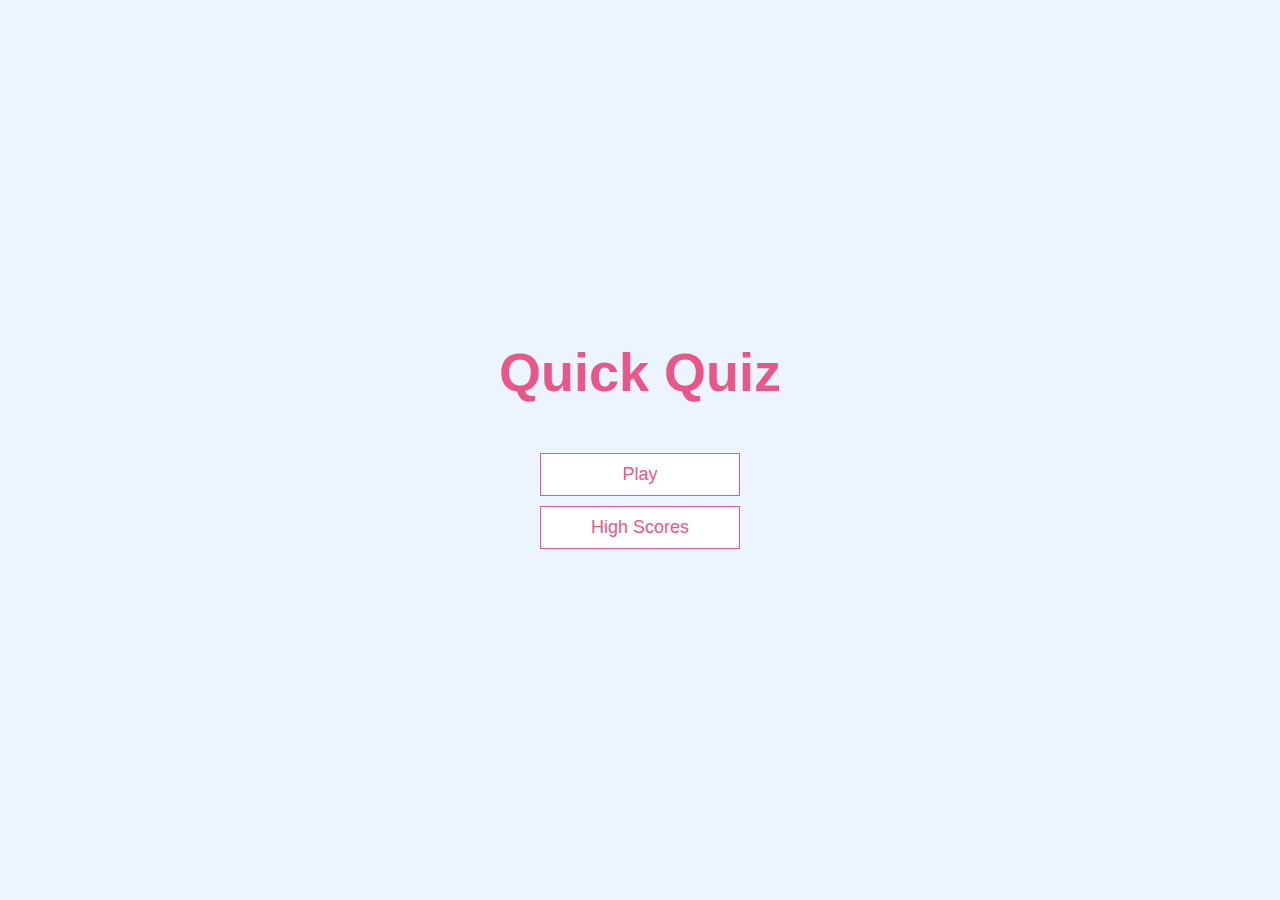
<file: index.html>
<!DOCTYPE html>
<html lang="en">
  <head>
    <meta charset="UTF-8" />
    <meta name="viewport" content="width=device-width, initial-scale=1.0" />
    <meta http-equiv="X-UA-Compatible" content="ie=edge" />
    <link rel="shortcut icon" href="./favicon.ico" type="image/x-icon">
    <title>Quick Quiz</title>
    <link rel="stylesheet" href="./app.css" />
  </head>
  <body>
    <div class="container">
      <div id="home" class="flex-center flex-column">
        <h1>Quick Quiz</h1>
        <a class="btn" href="./game.html">Play</a>
        <a class="btn" href="./highscores.html">High Scores</a>
      </div>
    </div>
  </body>
</html>
</file>
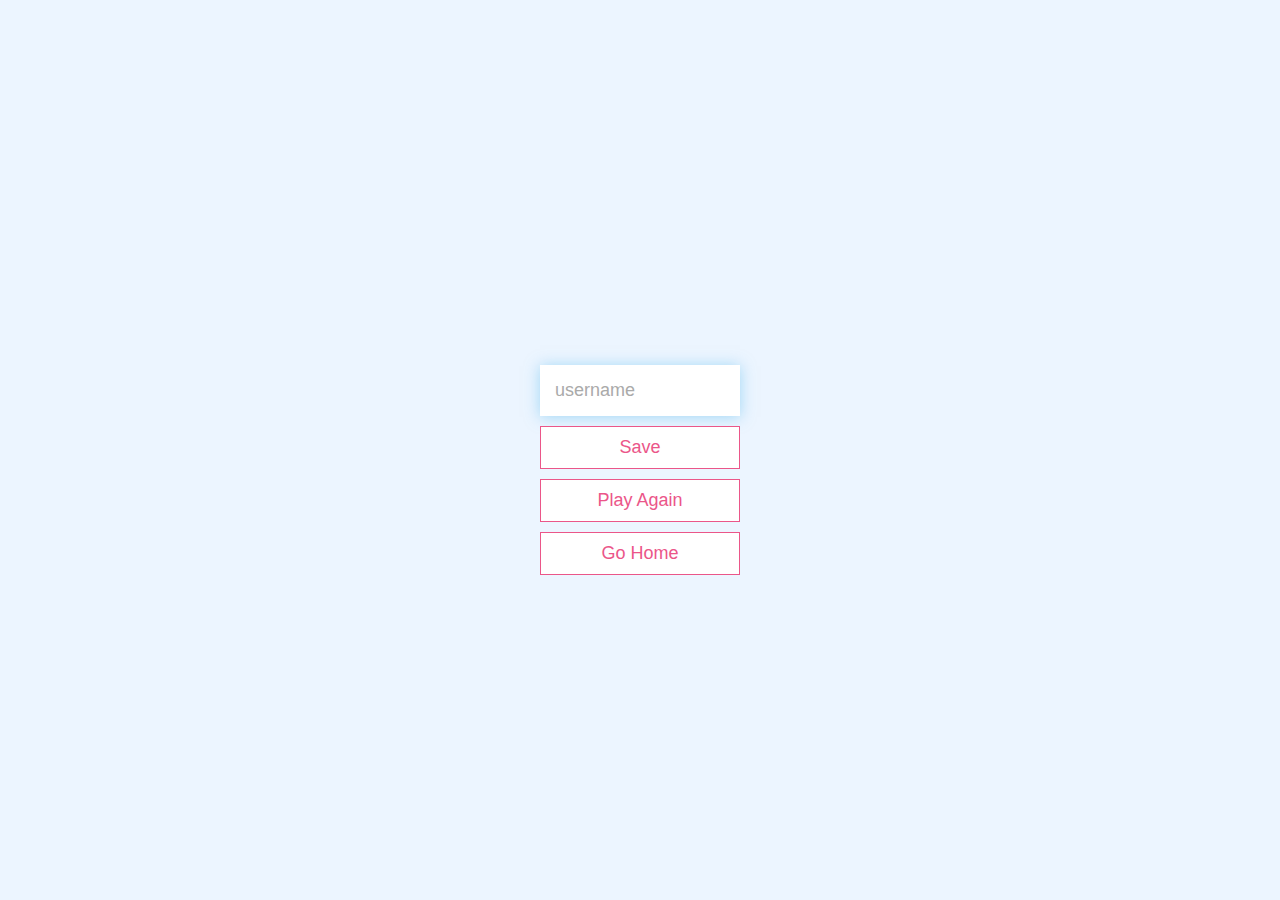
<file: end.html>
<!DOCTYPE html>
<html lang="en">
  <head>
    <meta charset="UTF-8" />
    <meta name="viewport" content="width=device-width, initial-scale=1.0" />
    <meta http-equiv="X-UA-Compatible" content="ie=edge" />
    <link rel="shortcut icon" href="./favicon.ico" type="image/x-icon">
    <title>Congrats!</title>
    <link rel="stylesheet" href="./app.css" />
  </head>
  <body>
    <div class="container">
      <div id="end" class="flex-center flex-column">
        <h1 id="finalScore"></h1>
        <form>
          <input
            type="text"
            name="username"
            id="username"
            placeholder="username"
          />
          <button
            type="submit"
            class="btn"
            id="saveScoreBtn"
            onclick="saveHighScore(event)"
            disabled
          >
            Save
          </button>
        </form>
        <a class="btn" href="./game.html">Play Again</a>
        <a class="btn" href="./">Go Home</a>
      </div>
    </div>
    <script src="./end.js"></script>
  </body>
</html>
</file>
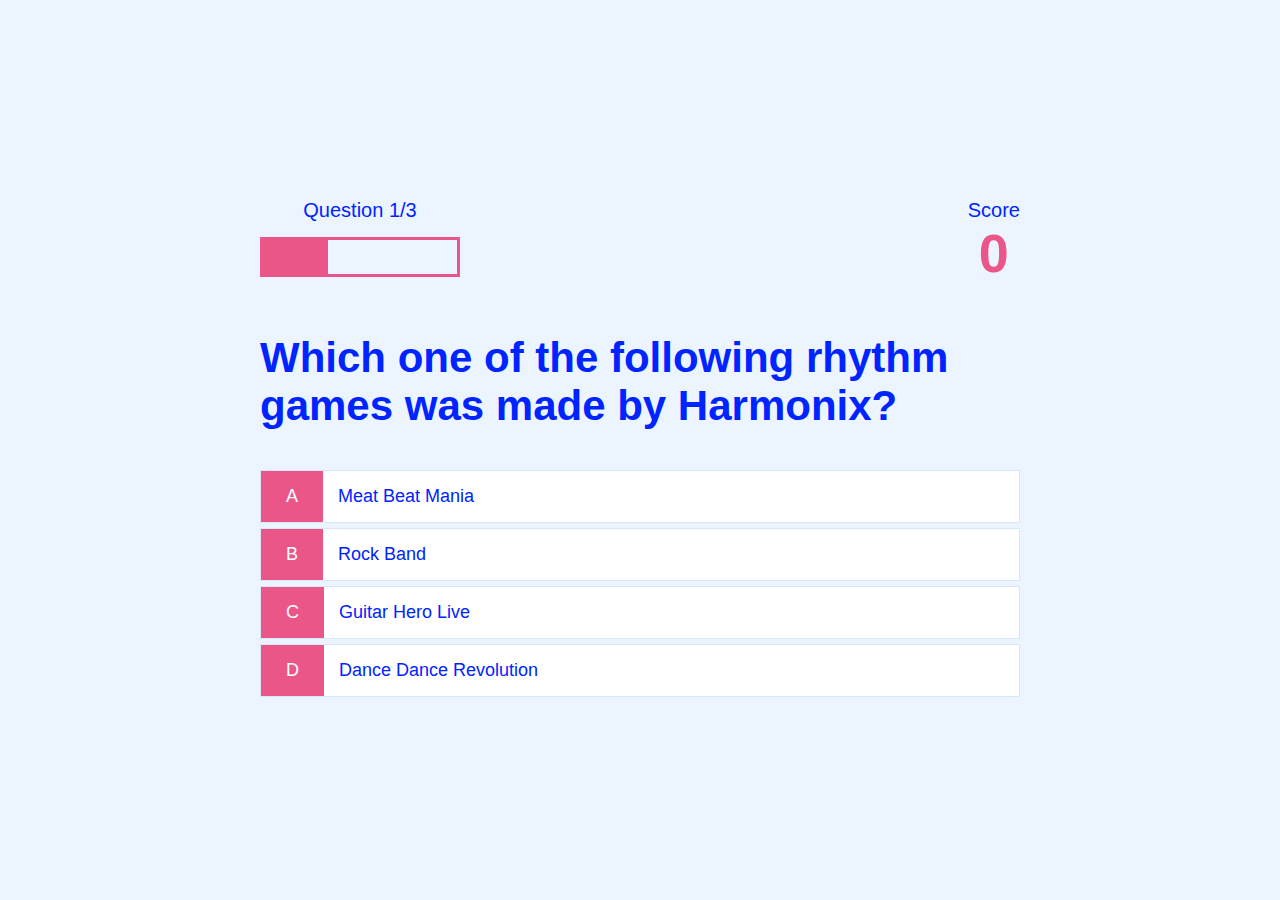
<file: game.html>
<!DOCTYPE html>
<html lang="en">
  <head>
    <meta charset="UTF-8" />
    <link rel="shortcut icon" href="favicon.ico" type="image/x-icon">
    <meta name="viewport" content="width=device-width, initial-scale=1.0" />
    <meta http-equiv="X-UA-Compatible" content="ie=edge" />
    <title>Quick Quiz - Play</title>
    <link rel="stylesheet" href="./app.css" />
    <link rel="stylesheet" href="./game.css" />
  </head>
  <body>
    <div class="container">
      <div id="loader"></div>
      <div id="game" class="justify-center flex-column hidden">
        <div id="hud">
          <div id="hud-item">
            <p id="progressText" class="hud-prefix">
              Question
            </p>
            <div id="progressBar">
              <div id="progressBarFull"></div>
            </div>
          </div>
          <div id="hud-item">
            <p class="hud-prefix">
              Score
            </p>
            <h1 class="hud-main-text" id="score">
              0
            </h1>
          </div>
        </div>
        <h2 id="question"></h2>
        <div class="choice-container">
          <p class="choice-prefix">A</p>
          <p class="choice-text" data-number="1"></p>
        </div>
        <div class="choice-container">
          <p class="choice-prefix">B</p>
          <p class="choice-text" data-number="2"></p>
        </div>
        <div class="choice-container">
          <p class="choice-prefix">C</p>
          <p class="choice-text" data-number="3"></p>
        </div>
        <div class="choice-container">
          <p class="choice-prefix">D</p>
          <p class="choice-text" data-number="4"></p>
        </div>
      </div>
    </div>
    <script src="./game.js"></script>
  </body>
</html>
</file>
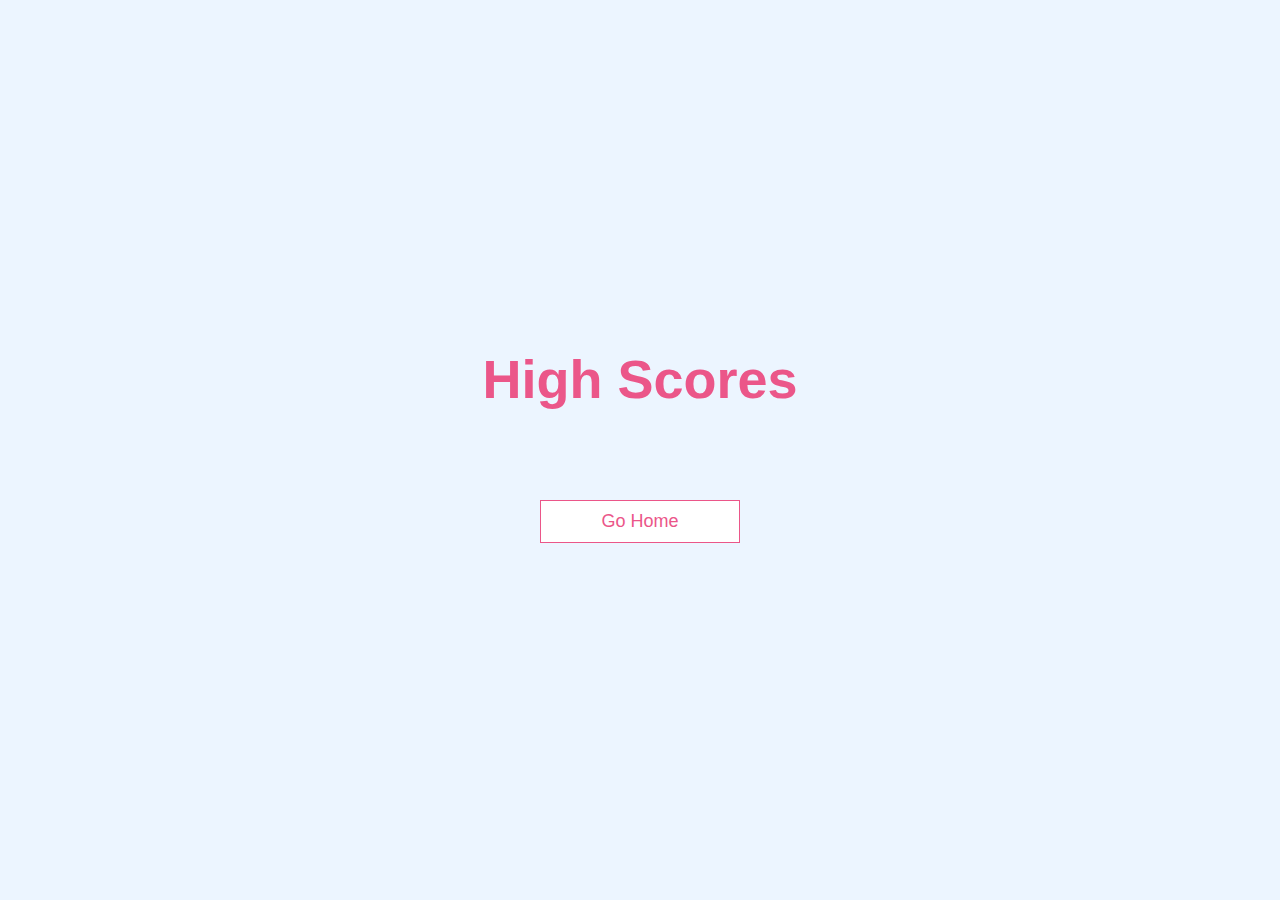
<file: highscores.html>
<!DOCTYPE html>
<html lang="en">
  <head>
    <meta charset="UTF-8" />
    <meta name="viewport" content="width=device-width, initial-scale=1.0" />
    <meta http-equiv="X-UA-Compatible" content="ie=edge" />
    <link rel="shortcut icon" href="./favicon.ico" type="image/x-icon">
    <title>High Scores</title>
    <link rel="stylesheet" href="./app.css" />
    <link rel="stylesheet" href="./highscores.css" />
  </head>
  <body>
    <div class="container">
      <div id="highScores" class="flex-center flex-column">
        <h1 id="finalScore">High Scores</h1>
        <ul id="highScoresList"></ul>
        <a class="btn" href="./">Go Home</a>
      </div>
    </div>
    <script src="./highscores.js"></script>
  </body>
</html>
</file>
<file: app.css>
:root {
  background-color: #ecf5ff;
  font-size: 62.5%;
}

* {
  box-sizing: border-box;
  font-family: Arial, Helvetica, sans-serif;
  margin: 0;
  padding: 0;
  color: #0024ff;
}

h1,
h2,
h3,
h4 {
  margin-bottom: 1rem;
}

h1 {
  font-size: 5.4rem;
  color: #eb5689;
  margin-bottom: 5rem;
}

h1 > span {
  font-size: 2.4rem;
  font-weight: 500;
}

h2 {
  font-size: 4.2rem;
  margin-bottom: 4rem;
  font-weight: 700;
}

h3 {
  font-size: 2.8rem;
  font-weight: 500;
}

/* UTILITIES */

.container {
  width: 100vw;
  height: 100vh;
  display: flex;
  justify-content: center;
  align-items: center;
  max-width: 80rem;
  margin: 0 auto;
  padding: 2rem;
}

.container > * {
  width: 100%;
}

.flex-column {
  display: flex;
  flex-direction: column;
}

.flex-center {
  justify-content: center;
  align-items: center;
}

.justify-center {
  justify-content: center;
}

.text-center {
  text-align: center;
}

.hidden {
  display: none;
}

/* BUTTONS */
.btn {
  font-size: 1.8rem;
  padding: 1rem 0;
  width: 20rem;
  text-align: center;
  border: 0.1rem solid #eb5689;
  margin-bottom: 1rem;
  text-decoration: none;
  color: #eb5689;
  background-color: white;
}

.btn:hover {
  cursor: pointer;
  box-shadow: 0 0.4rem 1.4rem 0 rgba(86, 185, 235, 0.5);
  transform: translateY(-0.1rem);
  transition: transform 150ms;
}

.btn[disabled]:hover {
  cursor: not-allowed;
  box-shadow: none;
  transform: none;
}

/* FORMS */
form {
  width: 100%;
  display: flex;
  flex-direction: column;
  align-items: center;
}

input {
  margin-bottom: 1rem;
  width: 20rem;
  padding: 1.5rem;
  font-size: 1.8rem;
  border: none;
  box-shadow: 0 0.1rem 1.4rem 0 rgba(86, 185, 235, 0.5);
}

input::placeholder {
  color: #aaa;
}
</file>
<file: game.css>
.choice-container {
  display: flex;
  margin-bottom: 0.5rem;
  width: 100%;
  font-size: 1.8rem;
  border: 0.1rem solid rgb(86, 165, 235, 0.25);
  background-color: white;
}

.choice-container:hover {
  cursor: pointer;
  box-shadow: 0 0.4rem 1.4rem 0 rgba(86, 185, 235, 0.5);
  transform: translateY(-0.1rem);
  transition: transform 150ms;
}

.choice-prefix {
  padding: 1.5rem 2.5rem;
  background-color: #eb5689;
  color: white;
}

.choice-text {
  padding: 1.5rem;
  width: 100%;
}

.correct {
  background-color: #28a745;
}

.incorrect {
  background-color: #dc3545;
}

/* HUD */

#hud {
  display: flex;
  justify-content: space-between;
}

.hud-prefix {
  text-align: center;
  font-size: 2rem;
}

.hud-main-text {
  text-align: center;
}

#progressBar {
  width: 20rem;
  height: 4rem;
  border: 0.3rem solid #eb5689;
  margin-top: 1.5rem;
}

#progressBarFull {
  height: 3.4rem;
  background-color: #eb5689;
  width: 0%;
}

/* LOADER */
#loader {
  border: 1.6rem solid white;
  border-radius: 50%;
  border-top: 1.6rem solid #eb5689;
  width: 12rem;
  height: 12rem;
  animation: spin 2s linear infinite;
}

@keyframes spin {
  0% {
    transform: rotate(0deg);
  }
  100% {
    transform: rotate(360deg);
  }
}
</file>
<file: highscores.css>
#highScoresList {
  list-style: none;
  padding-left: 0;
  margin-bottom: 4rem;
}

.high-score {
  font-size: 2.8rem;
  margin-bottom: 0.5rem;
}

.high-score:hover {
  transform: scale(1.025);
}
</file>
